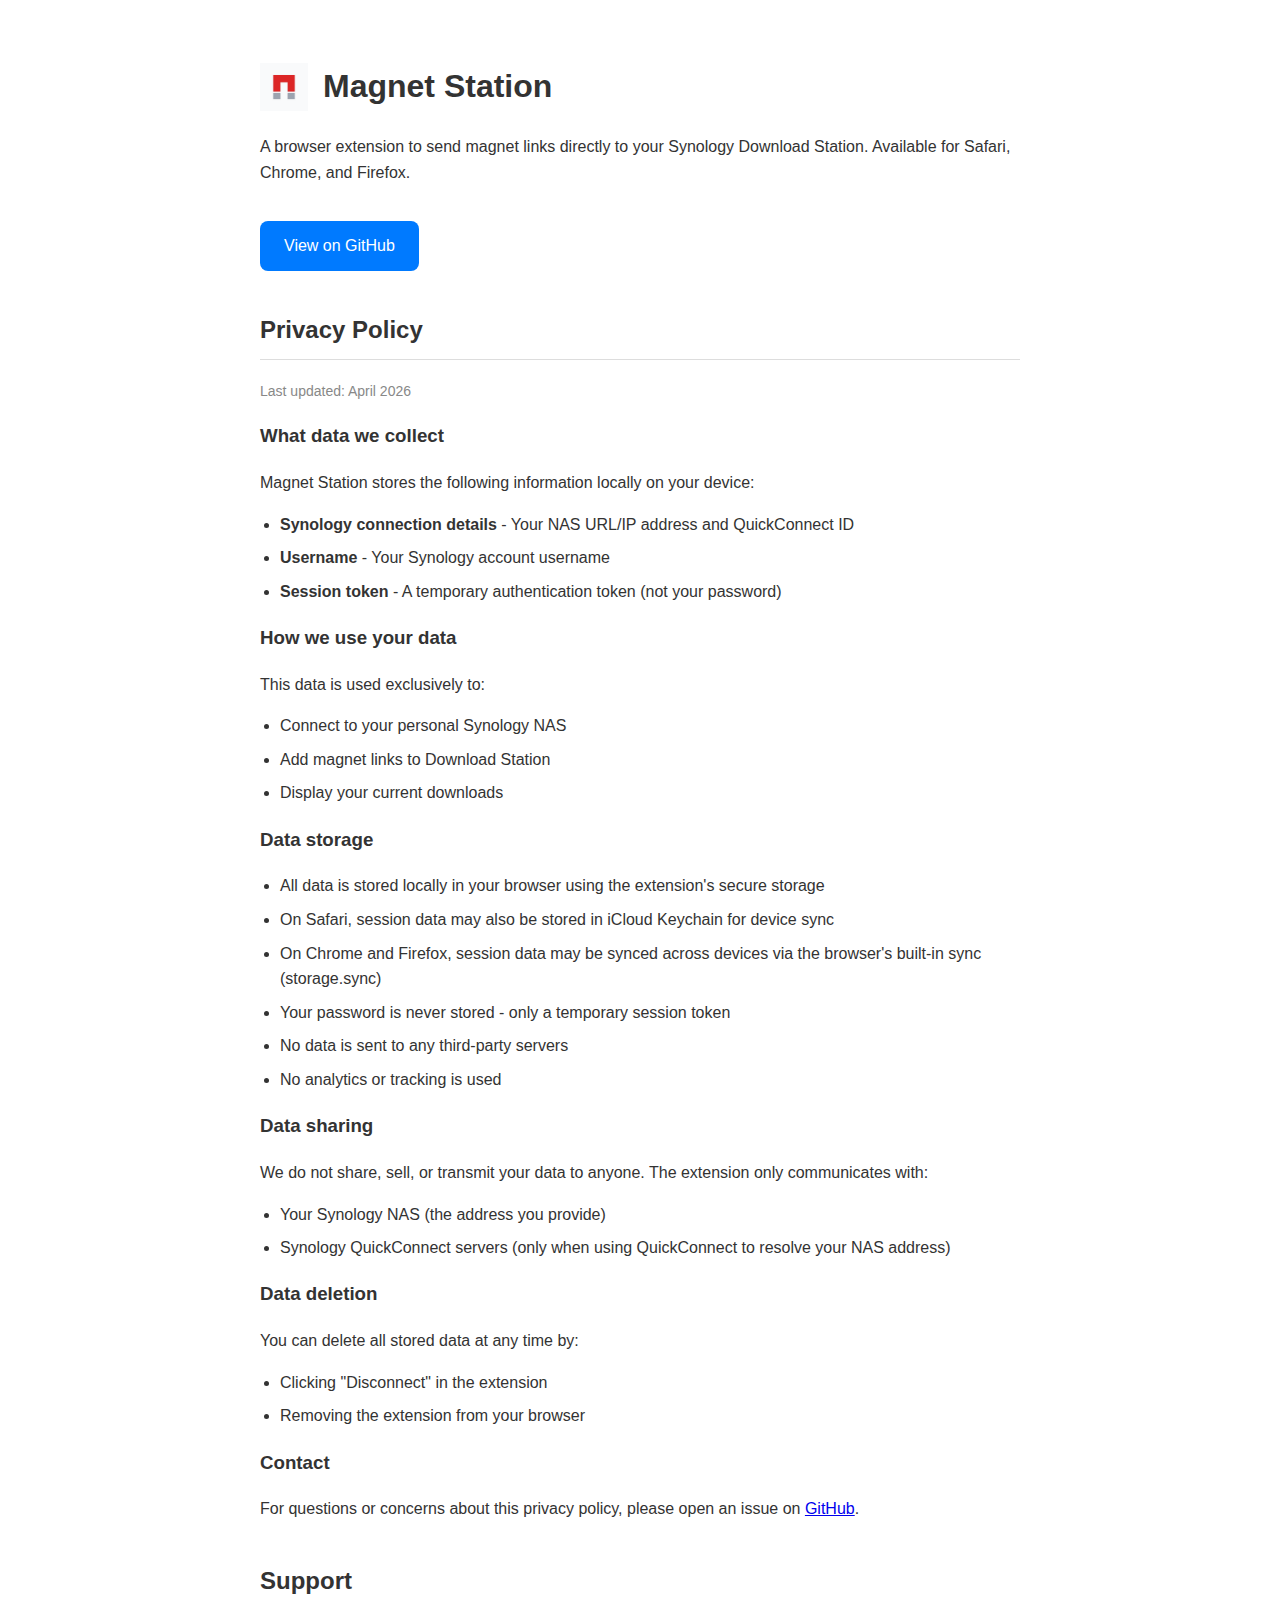
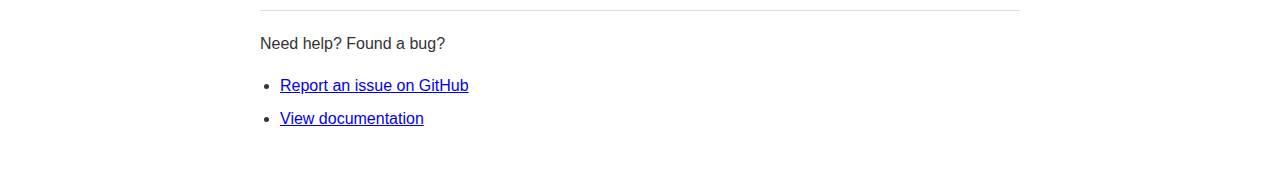
<file: docs/index.html>
<!DOCTYPE html>
<html lang="en">
<head>
    <meta charset="UTF-8">
    <meta name="viewport" content="width=device-width, initial-scale=1.0">
    <title>Magnet Station</title>
    <style>
        :root {
            color-scheme: light dark;
        }
        * {
            box-sizing: border-box;
        }
        body {
            font-family: -apple-system, BlinkMacSystemFont, 'Segoe UI', Roboto, sans-serif;
            max-width: 800px;
            margin: 0 auto;
            padding: 40px 20px;
            line-height: 1.6;
            color: #333;
        }
        @media (prefers-color-scheme: dark) {
            body { color: #e0e0e0; background: #1a1a1a; }
            a { color: #6eb5ff; }
        }
        h1 {
            display: flex;
            align-items: center;
            gap: 15px;
        }
        h1 img {
            width: 48px;
            height: 48px;
        }
        h2 {
            margin-top: 40px;
            border-bottom: 1px solid #ddd;
            padding-bottom: 10px;
        }
        @media (prefers-color-scheme: dark) {
            h2 { border-bottom-color: #444; }
        }
        ul {
            padding-left: 20px;
        }
        li {
            margin: 8px 0;
        }
        .last-updated {
            color: #888;
            font-size: 14px;
        }
        .button {
            display: inline-block;
            background: #007aff;
            color: white;
            padding: 12px 24px;
            border-radius: 8px;
            text-decoration: none;
            margin-top: 20px;
        }
        .button:hover {
            background: #0056b3;
        }
    </style>
</head>
<body>
    <h1>
        <img src="icon.png" alt="Magnet Station icon">
        Magnet Station
    </h1>
    <p>A browser extension to send magnet links directly to your Synology Download Station. Available for Safari, Chrome, and Firefox.</p>

    <a href="https://github.com/Ferchmin/MagnetStation" class="button">View on GitHub</a>

    <h2 id="privacy">Privacy Policy</h2>
    <p class="last-updated">Last updated: April 2026</p>

    <h3>What data we collect</h3>
    <p>Magnet Station stores the following information locally on your device:</p>
    <ul>
        <li><strong>Synology connection details</strong> - Your NAS URL/IP address and QuickConnect ID</li>
        <li><strong>Username</strong> - Your Synology account username</li>
        <li><strong>Session token</strong> - A temporary authentication token (not your password)</li>
    </ul>

    <h3>How we use your data</h3>
    <p>This data is used exclusively to:</p>
    <ul>
        <li>Connect to your personal Synology NAS</li>
        <li>Add magnet links to Download Station</li>
        <li>Display your current downloads</li>
    </ul>

    <h3>Data storage</h3>
    <ul>
        <li>All data is stored locally in your browser using the extension's secure storage</li>
        <li>On Safari, session data may also be stored in iCloud Keychain for device sync</li>
        <li>On Chrome and Firefox, session data may be synced across devices via the browser's built-in sync (storage.sync)</li>
        <li>Your password is never stored - only a temporary session token</li>
        <li>No data is sent to any third-party servers</li>
        <li>No analytics or tracking is used</li>
    </ul>

    <h3>Data sharing</h3>
    <p>We do not share, sell, or transmit your data to anyone. The extension only communicates with:</p>
    <ul>
        <li>Your Synology NAS (the address you provide)</li>
        <li>Synology QuickConnect servers (only when using QuickConnect to resolve your NAS address)</li>
    </ul>

    <h3>Data deletion</h3>
    <p>You can delete all stored data at any time by:</p>
    <ul>
        <li>Clicking "Disconnect" in the extension</li>
        <li>Removing the extension from your browser</li>
    </ul>

    <h3>Contact</h3>
    <p>For questions or concerns about this privacy policy, please open an issue on <a href="https://github.com/Ferchmin/MagnetStation/issues">GitHub</a>.</p>

    <h2 id="support">Support</h2>
    <p>Need help? Found a bug?</p>
    <ul>
        <li><a href="https://github.com/Ferchmin/MagnetStation/issues">Report an issue on GitHub</a></li>
        <li><a href="https://github.com/Ferchmin/MagnetStation">View documentation</a></li>
    </ul>

</body>
</html>
</file>
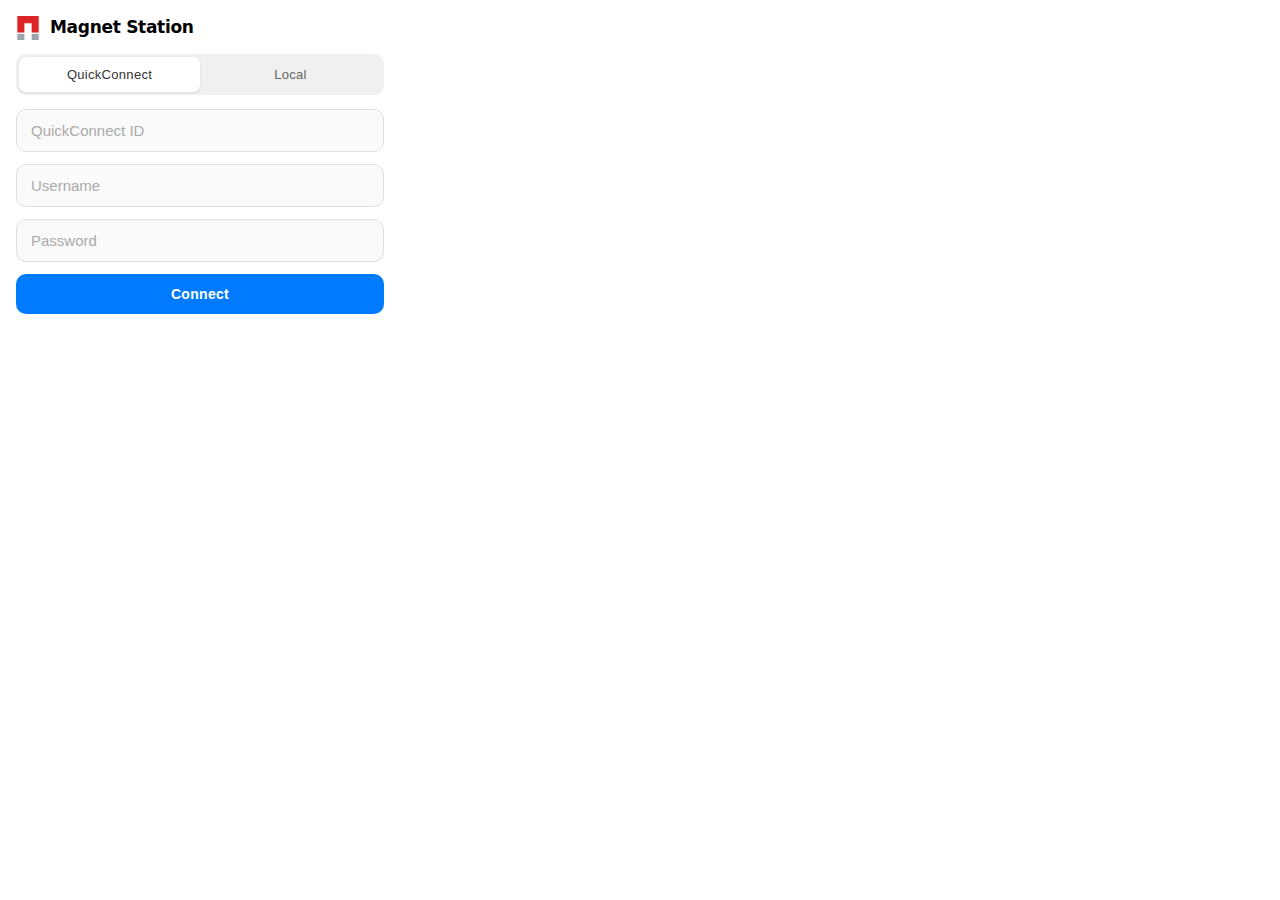
<file: shared/popup.html>
<!DOCTYPE html>
<html>
<head>
    <meta charset="UTF-8">
    <link rel="stylesheet" href="popup.css">
    <script type="module" src="popup.js"></script>
</head>
<body>
    <div id="login-view" class="view">
        <h2 class="title-with-logo">
            <img src="images/logo.png" alt="" class="title-logo">
            Magnet Station
        </h2>

        <div class="tabs">
            <button class="tab active" data-tab="quickconnect">QuickConnect</button>
            <button class="tab" data-tab="local">Local</button>
        </div>

        <div id="quickconnect-tab" class="tab-content active">
            <form id="qc-form">
                <input type="text" id="qc-id" placeholder="QuickConnect ID" required>
                <input type="text" id="qc-username" placeholder="Username" required autocomplete="username">
                <input type="password" id="qc-password" placeholder="Password" required autocomplete="current-password">
                <button type="submit" id="qc-btn">Connect</button>
            </form>
            <div id="qc-progress" class="progress-steps hidden">
                <div class="step" data-step="resolve">Resolving QuickConnect...</div>
                <div class="step" data-step="ping">Finding best server...</div>
                <div class="step" data-step="auth">Authenticating...</div>
            </div>
        </div>

        <div id="local-tab" class="tab-content">
            <form id="login-form">
                <div class="url-row">
                    <input type="text" id="url" value="http://" required>
                    <span class="port-separator">:</span>
                    <input type="text" id="port" value="5000" class="port-input">
                </div>
                <input type="text" id="username" placeholder="Username" required autocomplete="username">
                <input type="password" id="password" placeholder="Password" required autocomplete="current-password">
                <button type="submit" id="login-btn">Connect</button>
            </form>
        </div>

        <p id="error" class="error"></p>
    </div>

    <div id="connected-view" class="view hidden">
        <div class="header">
            <h2 class="title-with-logo">
                <img src="images/logo.png" alt="" class="title-logo">
                Magnet Station
            </h2>
            <a id="donate-banner" class="donate-banner hidden" href="https://buymeacoffee.com/ferchmin" target="_blank" rel="noopener" title="Buy me a coffee">
                <img src="images/bmc-logo.png" alt="Buy me a coffee">
            </a>
            <button id="refresh-btn" class="icon-btn" title="Refresh">↻</button>
        </div>

        <div id="downloads-section">
            <div id="downloads-list">
                <p class="loading">Loading...</p>
            </div>
        </div>

        <div class="connection-info">
            <span class="connection-text"><span id="connected-user"></span> · <span id="connected-server"></span></span>
            <div class="connection-buttons">
                <button id="open-synology-btn" class="icon-btn" title="Open Synology">↗</button>
                <button id="logout-btn">Disconnect</button>
            </div>
        </div>
    </div>

</body>
</html>
</file>
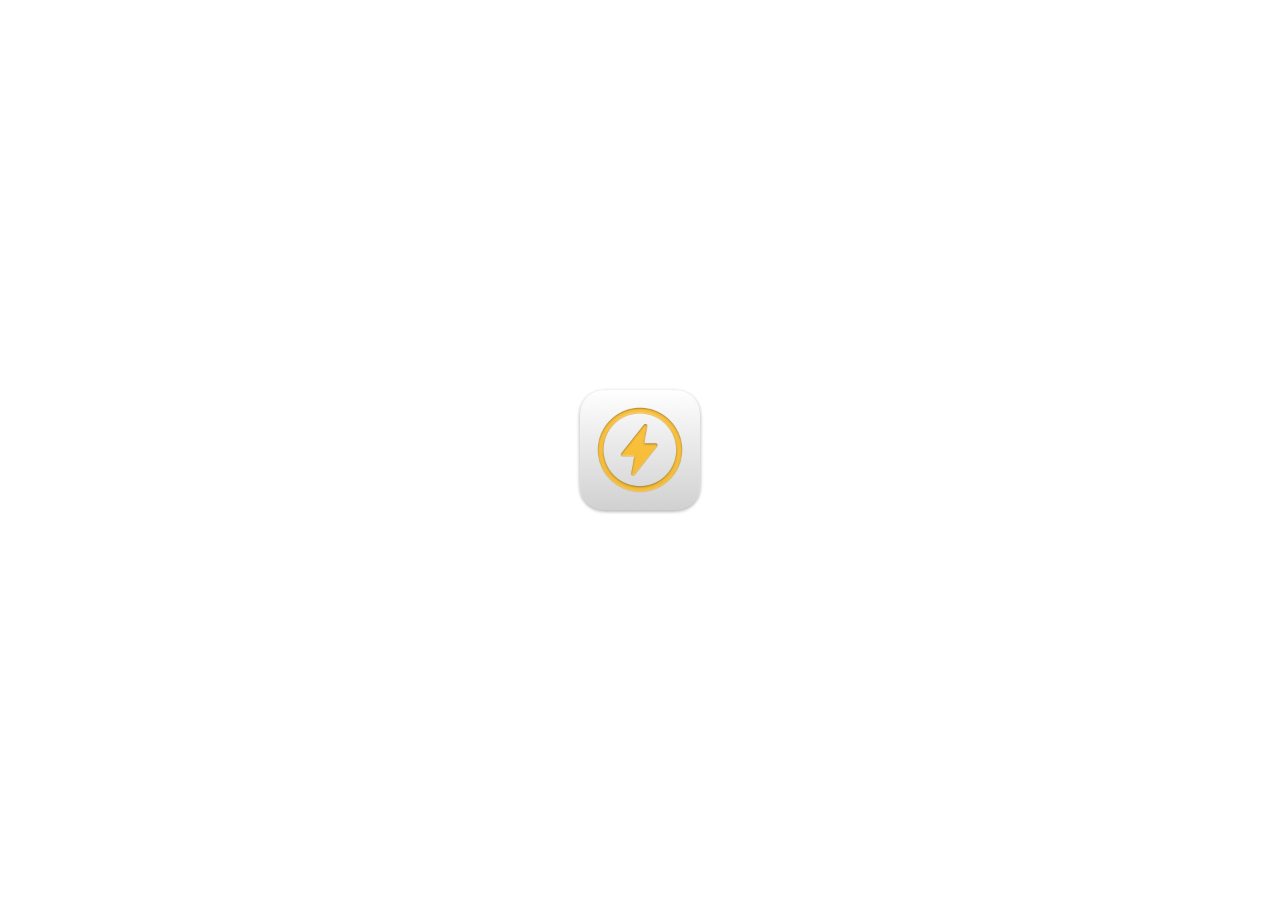
<file: Shared (App)/Resources/Base.lproj/Main.html>
<!DOCTYPE html>
<html>
<head>
    <meta http-equiv="Content-Type" content="text/html; charset=utf-8">
    <meta http-equiv="Content-Security-Policy" content="default-src 'self'">

    <meta name="viewport" content="width=device-width, initial-scale=1, user-scalable=no">

    <link rel="stylesheet" href="../Style.css">
    <script src="../Script.js" defer></script>
</head>
<body>
    <img src="../Icon.png" width="128" height="128" alt="DownloadStation Icon">
    <p class="platform-ios">You can turn on DownloadStation’s Safari extension in Settings.</p>
    <p class="platform-mac state-unknown">You can turn on DownloadStation’s extension in Safari Extensions preferences.</p>
    <p class="platform-mac state-on">DownloadStation’s extension is currently on. You can turn it off in Safari Extensions preferences.</p>
    <p class="platform-mac state-off">DownloadStation’s extension is currently off. You can turn it on in Safari Extensions preferences.</p>
    <button class="platform-mac open-preferences">Quit and Open Safari Extensions Preferences…</button>
</body>
</html>
</file>
<file: shared/popup.css>
:root {
    color-scheme: light dark;
    --accent: #D63031;
    --accent-hover: #b52728;
    --blue: #007AFF;
    --blue-hover: #0056b3;
    --success: #00b894;
    --warning: #fdcb6e;
    --radius: 10px;
    --radius-sm: 6px;
    --transition: 0.2s ease;
}

*, *::before, *::after {
    box-sizing: border-box;
}

body {
    min-width: 280px;
    max-width: 400px;
    width: 100%;
    padding: 16px;
    margin: 0;
    font-family: -apple-system, BlinkMacSystemFont, system-ui, sans-serif;
    font-size: 14px;
    line-height: 1.4;
}

h2 {
    margin: 0;
    font-size: 17px;
    font-weight: 600;
    letter-spacing: -0.3px;
}

.title-with-logo {
    display: flex;
    align-items: center;
    gap: 10px;
}

.title-logo {
    width: 24px;
    height: 24px;
}

.header {
    display: flex;
    justify-content: space-between;
    align-items: center;
    margin-bottom: 12px;
}

.icon-btn {
    background: none;
    border: none;
    font-size: 20px;
    cursor: pointer;
    padding: 6px;
    color: var(--blue);
    border-radius: var(--radius-sm);
    transition: background var(--transition), opacity var(--transition);
}

.icon-btn:hover {
    background: rgba(0, 122, 255, 0.1);
    box-shadow: 0 2px 6px rgba(0, 122, 255, 0.2);
}

.icon-btn:active {
    opacity: 0.7;
}

/* Tabs */
.tabs {
    display: flex;
    gap: 0;
    margin: 14px 0;
    border-radius: var(--radius);
    overflow: hidden;
    background: #f0f0f0;
    padding: 3px;
}

.tab {
    flex: 1;
    padding: 10px 12px;
    border: none;
    background: transparent;
    font-size: 13px;
    font-weight: 500;
    cursor: pointer;
    color: #666;
    border-radius: calc(var(--radius) - 3px);
    transition: all var(--transition);
}

.tab:hover:not(.active) {
    color: #333;
}

.tab.active {
    background: white;
    color: #333;
    box-shadow: 0 1px 3px rgba(0,0,0,0.1);
}

.tab-content {
    display: none;
}

.tab-content.active {
    display: block;
}

/* Progress steps */
.progress-steps {
    margin-top: 14px;
    padding: 12px 14px;
    background: #f8f8f8;
    border-radius: var(--radius);
}

.progress-steps.hidden {
    display: none;
}

.step {
    font-size: 13px;
    color: #888;
    padding: 6px 0;
    padding-left: 24px;
    position: relative;
}

.step::before {
    content: "○";
    position: absolute;
    left: 0;
    color: #ccc;
}

.step.active {
    color: var(--blue);
}

.step.active::before {
    content: "◐";
    color: var(--blue);
    animation: spin 1s linear infinite;
}

.step.done {
    color: var(--success);
}

.step.done::before {
    content: "●";
    color: var(--success);
}

.step.error {
    color: var(--accent);
}

.step.error::before {
    content: "●";
    color: var(--accent);
}

@keyframes spin {
    from { transform: rotate(0deg); }
    to { transform: rotate(360deg); }
}

/* Views */
.view {
    display: block;
}

.view.hidden {
    display: none;
}

/* Form */
form {
    display: flex;
    flex-direction: column;
    gap: 12px;
}

.url-row {
    display: flex;
    align-items: center;
    gap: 6px;
}

.url-row #url {
    flex: 1;
}

.port-separator {
    color: #999;
    font-weight: 600;
}

.port-input {
    width: 60px;
    text-align: center;
}

input {
    padding: 12px 14px;
    border: 1px solid #e0e0e0;
    border-radius: var(--radius);
    font-size: 15px;
    background: var(--input-bg, #fafafa);
    color: var(--input-color, #000);
    transition: border-color var(--transition), box-shadow var(--transition);
}

input::placeholder {
    color: #aaa;
}

input:focus {
    outline: none;
    border-color: var(--blue);
    box-shadow: 0 0 0 3px rgba(0, 122, 255, 0.1);
    background: white;
}

button {
    padding: 12px 16px;
    border: none;
    border-radius: var(--radius);
    font-size: 14px;
    font-weight: 600;
    letter-spacing: 0.3px;
    cursor: pointer;
    background: var(--blue);
    color: white;
    transition: background var(--transition), transform var(--transition), box-shadow var(--transition);
}

button:hover {
    background: var(--blue-hover);
    box-shadow: 0 2px 8px rgba(0, 122, 255, 0.3);
}

button:active {
    transform: scale(0.98);
}

button:disabled {
    background: #ccc;
    cursor: not-allowed;
    box-shadow: none;
    transform: none;
}

/* Connection info */
.connection-info {
    display: flex;
    justify-content: space-between;
    align-items: center;
    padding: 10px 12px;
    background: #f8f8f8;
    border-radius: var(--radius);
    margin-top: 12px;
    box-shadow: 0 1px 3px rgba(0,0,0,0.04);
}

.connection-text {
    font-size: 12px;
    color: #666;
    overflow: hidden;
    text-overflow: ellipsis;
    white-space: nowrap;
    flex: 1;
    margin-right: 12px;
}

.connection-buttons {
    display: flex;
    align-items: center;
    gap: 8px;
}

#open-synology-btn {
    font-size: 16px;
    padding: 6px 8px;
}

#logout-btn {
    background: var(--accent);
    padding: 6px 12px;
    font-size: 12px;
    font-weight: 500;
    flex-shrink: 0;
}

#logout-btn:hover {
    background: var(--accent-hover);
    box-shadow: 0 2px 6px rgba(214, 48, 49, 0.3);
}

.error {
    color: var(--accent);
    font-size: 13px;
    margin: 8px 0 0 0;
    text-align: center;
    line-height: 1.4;
}

/* Downloads section */
#downloads-section {
    margin-top: 10px;
}

#downloads-list {
    max-height: 280px;
    overflow-y: auto;
    padding: 2px;
}

.loading, .empty {
    text-align: center;
    color: #999;
    font-size: 13px;
    padding: 20px 0;
}

/* Download items - Card style */
.download-item {
    padding: 12px;
    margin-bottom: 8px;
    background: #f8f8f8;
    border-radius: var(--radius);
    border: 1px solid #eee;
    transition: all var(--transition);
}

.download-item:last-child {
    margin-bottom: 0;
}

.download-item:hover {
    border-color: #ddd;
    box-shadow: 0 2px 8px rgba(0,0,0,0.04);
}

.download-header {
    display: flex;
    align-items: flex-start;
    gap: 8px;
    margin-bottom: 10px;
}

.download-name {
    font-size: 13px;
    font-weight: 600;
    flex: 1;
    word-break: break-word;
    display: -webkit-box;
    -webkit-line-clamp: 2;
    -webkit-box-orient: vertical;
    overflow: hidden;
    line-height: 1.3;
}

.download-actions {
    display: flex;
    gap: 2px;
    flex-shrink: 0;
}

.copy-btn,
.delete-btn {
    background: none;
    border: none;
    font-size: 20px;
    line-height: 1;
    padding: 4px 6px;
    cursor: pointer;
    border-radius: var(--radius-sm);
    transition: all var(--transition);
}

.copy-btn {
    color: var(--blue);
}

.copy-btn:hover {
    background: rgba(0, 122, 255, 0.1);
    box-shadow: 0 2px 6px rgba(0, 122, 255, 0.2);
}

.delete-btn {
    color: var(--accent);
}

.delete-btn:hover {
    background: rgba(214, 48, 49, 0.1);
    box-shadow: 0 2px 6px rgba(214, 48, 49, 0.2);
}

.download-row {
    display: flex;
    align-items: center;
    gap: 12px;
}

.progress-bar {
    flex: 1;
    height: 6px;
    background: #e0e0e0;
    border-radius: 3px;
    overflow: hidden;
}

.progress-fill {
    height: 100%;
    background: var(--blue);
    border-radius: 3px;
    transition: width 0.3s ease;
}

.progress-fill.complete {
    background: var(--success);
}

.progress-fill.paused {
    background: var(--warning);
}

.progress-fill.error {
    background: var(--accent);
}

.download-meta {
    font-size: 12px;
    font-weight: 600;
    color: #666;
    white-space: nowrap;
    min-width: 55px;
    text-align: right;
}

.download-meta.downloading {
    color: var(--blue);
}

.download-meta.seeding {
    color: var(--success);
}

.download-meta.paused {
    color: #f39c12;
}

.download-meta.error {
    color: var(--accent);
}

/* Donate banner */
.donate-banner {
    margin-left: auto;
    margin-right: 8px;
    transition: opacity var(--transition);
}

.donate-banner:hover {
    opacity: 0.85;
}

.donate-banner.hidden {
    display: none;
}

.donate-banner img {
    display: block;
    height: 28px;
    border-radius: 6px;
}

/* Dark mode */
@media (prefers-color-scheme: dark) {
    body {
        background: #1c1c1e;
        color: #f0f0f0;
    }

    h2 {
        color: #fff;
    }

    input {
        --input-bg: #2c2c2e;
        --input-color: #fff;
        border-color: #3a3a3c;
    }

    input::placeholder {
        color: #666;
    }

    input:focus {
        background: #333;
        border-color: var(--blue);
    }

    .tabs {
        background: #2c2c2e;
    }

    .tab {
        color: #999;
    }

    .tab:hover:not(.active) {
        color: #ccc;
    }

    .tab.active {
        background: #3a3a3c;
        color: #fff;
        box-shadow: none;
    }

    .progress-steps {
        background: #2c2c2e;
    }

    .connection-info {
        background: #2c2c2e;
        box-shadow: none;
    }

    .connection-text {
        color: #999;
    }

    .download-item {
        background: #2c2c2e;
        border-color: #3a3a3c;
    }

    .download-item:hover {
        border-color: #4a4a4c;
        box-shadow: 0 2px 8px rgba(0,0,0,0.2);
    }

    .download-name {
        color: #f0f0f0;
    }

    .progress-bar {
        background: #3a3a3c;
    }

    .copy-btn {
        color: var(--blue);
    }

    .copy-btn:hover {
        background: rgba(0, 122, 255, 0.2);
    }

    .delete-btn:hover {
        background: rgba(214, 48, 49, 0.2);
    }

    #logout-btn {
        background: var(--accent);
    }

    #logout-btn:hover {
        background: var(--accent-hover);
    }

    .icon-btn:hover {
        background: rgba(0, 122, 255, 0.2);
    }

}
</file>
<file: Shared (App)/Resources/Style.css>
* {
    -webkit-user-select: none;
    -webkit-user-drag: none;
    cursor: default;
}

:root {
    color-scheme: light dark;

    --spacing: 20px;
}

html {
    height: 100%;
}

body {
    display: flex;
    align-items: center;
    justify-content: center;
    flex-direction: column;

    gap: var(--spacing);
    margin: 0 calc(var(--spacing) * 2);
    height: 100%;

    font: -apple-system-short-body;
    text-align: center;
}

body:not(.platform-mac, .platform-ios) :is(.platform-mac, .platform-ios) {
    display: none;
}

body.platform-ios .platform-mac {
    display: none;
}

body.platform-mac .platform-ios {
    display: none;
}

body.platform-ios .platform-mac {
    display: none;
}

body:not(.state-on, .state-off) :is(.state-on, .state-off) {
    display: none;
}

body.state-on :is(.state-off, .state-unknown) {
    display: none;
}

body.state-off :is(.state-on, .state-unknown) {
    display: none;
}

button {
    font-size: 1em;
}
</file>
